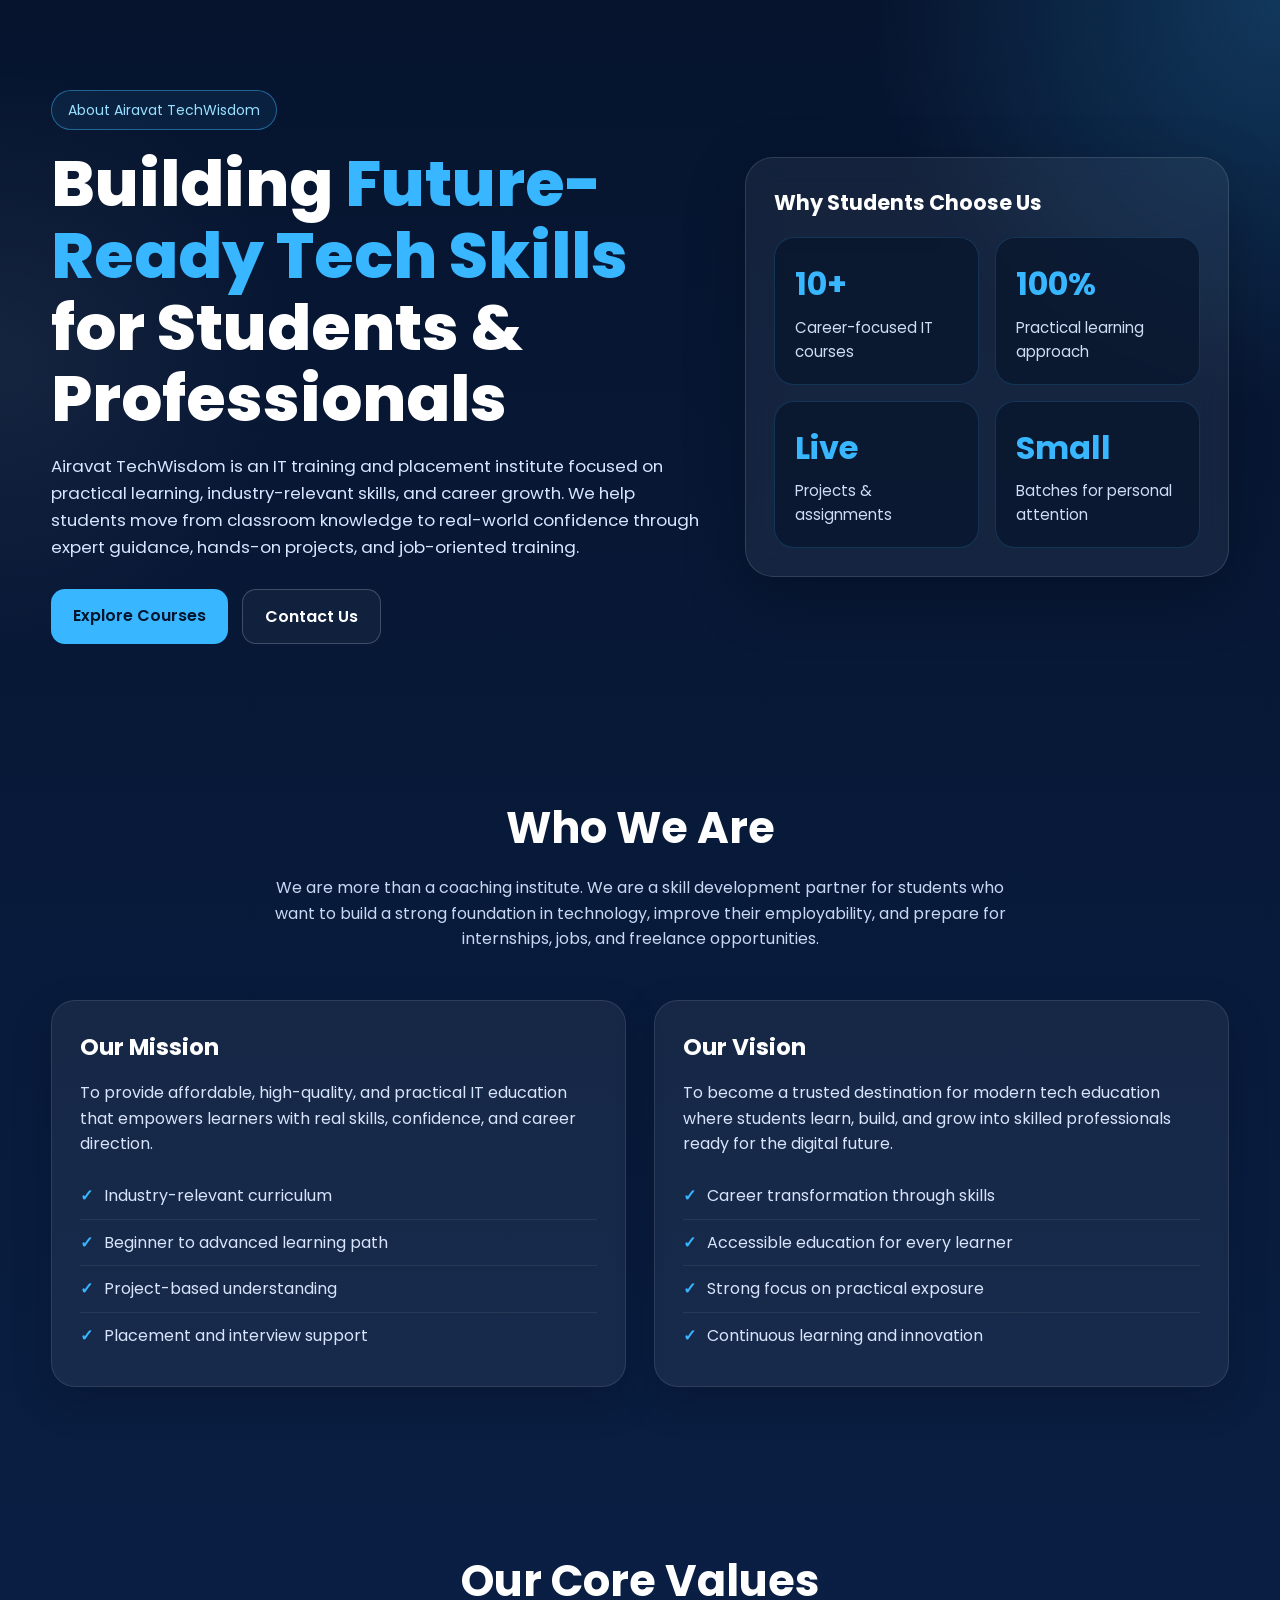
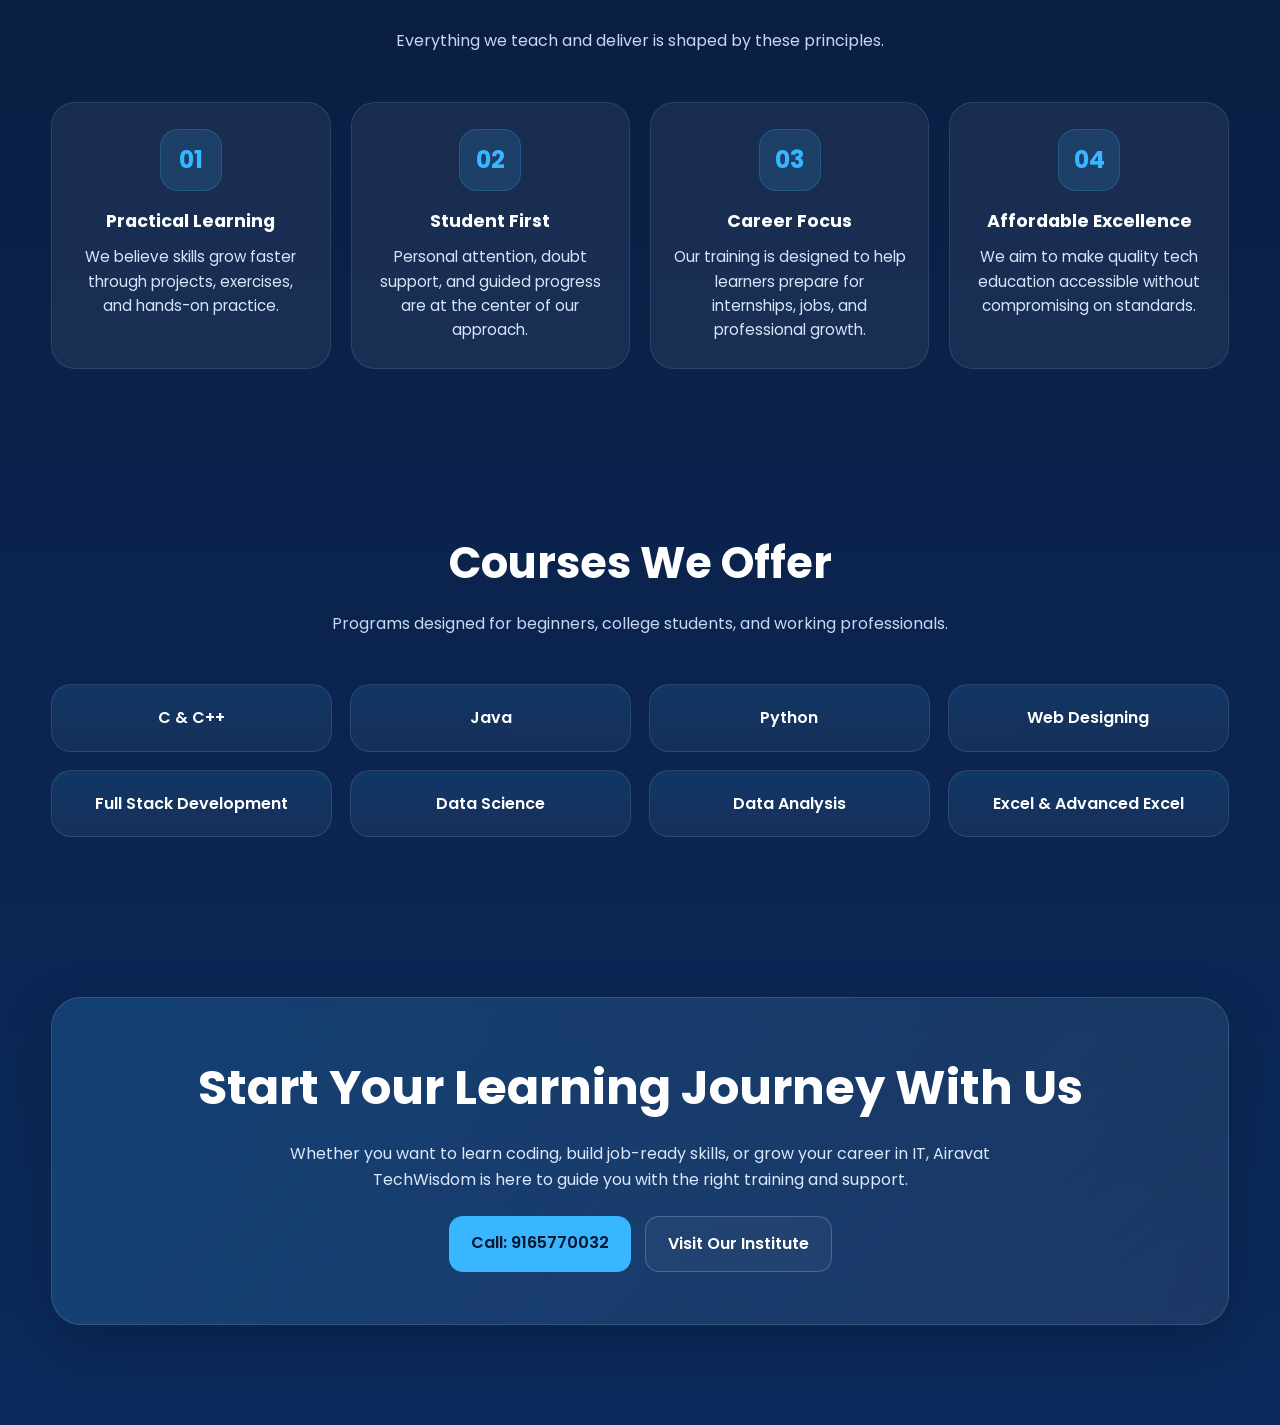
<file: about.html>
<!DOCTYPE html>
<html lang="en">
<head>
  <meta charset="UTF-8" />
  <meta name="viewport" content="width=device-width, initial-scale=1.0" />
  <title>About Us - Airavat TechWisdom</title>
  <link rel="preconnect" href="https://fonts.googleapis.com">
  <link rel="preconnect" href="https://fonts.gstatic.com" crossorigin>
  <link href="https://fonts.googleapis.com/css2?family=Poppins:wght@300;400;500;600;700;800&display=swap" rel="stylesheet">
  <style>
    *{margin:0;padding:0;box-sizing:border-box}
    body{
      font-family:'Poppins',sans-serif;
      background:linear-gradient(180deg,#06142e 0%,#0a1f44 55%,#0c2a5c 100%);
      color:#fff;
      line-height:1.6;
    }
    .container{width:min(1180px,92%);margin:auto}
    .about-page{overflow:hidden}
    .hero{
      position:relative;
      padding:90px 0 70px;
      background:
        radial-gradient(circle at top right, rgba(56,182,255,.22), transparent 28%),
        radial-gradient(circle at left center, rgba(255,255,255,.06), transparent 22%);
    }
    .hero-grid{
      display:grid;
      grid-template-columns:1.15fr .85fr;
      gap:40px;
      align-items:center;
    }
    .tag{
      display:inline-block;
      padding:8px 16px;
      border:1px solid rgba(56,182,255,.45);
      border-radius:999px;
      font-size:14px;
      color:#9adfff;
      background:rgba(56,182,255,.08);
      margin-bottom:18px;
    }
    h1{
      font-size:clamp(2.2rem,5vw,4rem);
      line-height:1.12;
      font-weight:800;
      margin-bottom:18px;
    }
    h1 span{color:#38b6ff}
    .hero p{
      font-size:1.05rem;
      color:#d8e7ff;
      max-width:650px;
      margin-bottom:28px;
    }
    .btn-wrap{display:flex;gap:14px;flex-wrap:wrap}
    .btn{
      padding:14px 22px;
      border-radius:14px;
      text-decoration:none;
      font-weight:600;
      transition:.3s ease;
      display:inline-block;
    }
    .btn-primary{background:#38b6ff;color:#04152f}
    .btn-primary:hover{transform:translateY(-3px);box-shadow:0 12px 28px rgba(56,182,255,.28)}
    .btn-outline{border:1px solid rgba(255,255,255,.2);color:#fff;background:rgba(255,255,255,.04)}
    .btn-outline:hover{background:rgba(255,255,255,.1)}

    .hero-card{
      background:rgba(255,255,255,.06);
      border:1px solid rgba(255,255,255,.12);
      border-radius:28px;
      padding:28px;
      backdrop-filter:blur(14px);
      box-shadow:0 20px 60px rgba(0,0,0,.25);
    }
    .hero-card h3{font-size:1.3rem;margin-bottom:18px;color:#fff}
    .stats{display:grid;grid-template-columns:repeat(2,1fr);gap:16px}
    .stat-box{
      background:rgba(8,20,43,.7);
      border:1px solid rgba(56,182,255,.18);
      border-radius:20px;
      padding:20px;
    }
    .stat-box h2{font-size:2rem;color:#38b6ff;margin-bottom:6px}
    .stat-box p{font-size:.94rem;color:#cfdef7;margin:0}

    .section{padding:80px 0}
    .section-title{
      text-align:center;
      margin-bottom:48px;
    }
    .section-title h2{
      font-size:clamp(1.8rem,4vw,2.7rem);
      margin-bottom:12px;
    }
    .section-title p{
      color:#c8d8f3;
      max-width:760px;
      margin:auto;
    }

    .about-grid{
      display:grid;
      grid-template-columns:1fr 1fr;
      gap:28px;
    }
    .card{
      background:rgba(255,255,255,.06);
      border:1px solid rgba(255,255,255,.10);
      border-radius:24px;
      padding:28px;
      box-shadow:0 14px 40px rgba(0,0,0,.18);
    }
    .card h3{font-size:1.45rem;margin-bottom:14px}
    .card p{color:#d7e4fb}
    .card ul{list-style:none;margin-top:16px}
    .card ul li{
      padding:10px 0 10px 24px;
      position:relative;
      color:#d7e4fb;
      border-bottom:1px solid rgba(255,255,255,.07);
    }
    .card ul li:last-child{border-bottom:none}
    .card ul li::before{
      content:'✓';
      position:absolute;
      left:0;
      color:#38b6ff;
      font-weight:700;
    }

    .values{
      display:grid;
      grid-template-columns:repeat(4,1fr);
      gap:20px;
    }
    .value-box{
      background:rgba(255,255,255,.06);
      border:1px solid rgba(255,255,255,.10);
      border-radius:24px;
      padding:26px 22px;
      text-align:center;
      transition:.3s ease;
    }
    .value-box:hover{transform:translateY(-6px);border-color:rgba(56,182,255,.4)}
    .icon{
      width:62px;height:62px;border-radius:18px;
      margin:0 auto 16px;
      display:grid;place-items:center;
      background:rgba(56,182,255,.14);
      border:1px solid rgba(56,182,255,.22);
      color:#38b6ff;font-size:1.5rem;font-weight:700;
    }
    .value-box h4{margin-bottom:10px;font-size:1.1rem}
    .value-box p{font-size:.95rem;color:#d7e4fb}

    .courses{
      display:grid;
      grid-template-columns:repeat(4,1fr);
      gap:18px;
    }
    .course-item{
      background:linear-gradient(180deg,rgba(56,182,255,.13),rgba(255,255,255,.05));
      border:1px solid rgba(255,255,255,.10);
      border-radius:20px;
      padding:20px;
      font-weight:600;
      color:#fff;
      text-align:center;
    }

    .cta{
      padding:80px 0 100px;
    }
    .cta-box{
      text-align:center;
      background:linear-gradient(135deg,rgba(56,182,255,.18),rgba(255,255,255,.07));
      border:1px solid rgba(255,255,255,.12);
      border-radius:30px;
      padding:52px 24px;
      box-shadow:0 20px 60px rgba(0,0,0,.2);
    }
    .cta-box h2{font-size:clamp(1.8rem,4vw,3rem);margin-bottom:14px}
    .cta-box p{max-width:760px;margin:0 auto 24px;color:#dbe7fa}

    @media (max-width: 992px){
      .hero-grid,.about-grid{grid-template-columns:1fr}
      .values,.courses{grid-template-columns:repeat(2,1fr)}
    }
    @media (max-width: 640px){
      .hero{padding:70px 0 50px}
      .section{padding:65px 0}
      .values,.courses,.stats{grid-template-columns:1fr}
      .btn-wrap{flex-direction:column;align-items:flex-start}
      .btn{width:100%;text-align:center}
    }
  </style>
</head>
<body>
  <div class="about-page">
    <section class="hero">
      <div class="container hero-grid">
        <div>
          <span class="tag">About Airavat TechWisdom</span>
          <h1>Building <span>Future-Ready Tech Skills</span> for Students & Professionals</h1>
          <p>
            Airavat TechWisdom is an IT training and placement institute focused on practical learning, industry-relevant skills, and career growth. We help students move from classroom knowledge to real-world confidence through expert guidance, hands-on projects, and job-oriented training.
          </p>
          <div class="btn-wrap">
            <a href="#courses" class="btn btn-primary">Explore Courses</a>
            <a href="#contact" class="btn btn-outline">Contact Us</a>
          </div>
        </div>

        <div class="hero-card">
          <h3>Why Students Choose Us</h3>
          <div class="stats">
            <div class="stat-box">
              <h2>10+</h2>
              <p>Career-focused IT courses</p>
            </div>
            <div class="stat-box">
              <h2>100%</h2>
              <p>Practical learning approach</p>
            </div>
            <div class="stat-box">
              <h2>Live</h2>
              <p>Projects & assignments</p>
            </div>
            <div class="stat-box">
              <h2>Small</h2>
              <p>Batches for personal attention</p>
            </div>
          </div>
        </div>
      </div>
    </section>

    <section class="section">
      <div class="container">
        <div class="section-title">
          <h2>Who We Are</h2>
          <p>
            We are more than a coaching institute. We are a skill development partner for students who want to build a strong foundation in technology, improve their employability, and prepare for internships, jobs, and freelance opportunities.
          </p>
        </div>

        <div class="about-grid">
          <div class="card">
            <h3>Our Mission</h3>
            <p>
              To provide affordable, high-quality, and practical IT education that empowers learners with real skills, confidence, and career direction.
            </p>
            <ul>
              <li>Industry-relevant curriculum</li>
              <li>Beginner to advanced learning path</li>
              <li>Project-based understanding</li>
              <li>Placement and interview support</li>
            </ul>
          </div>

          <div class="card">
            <h3>Our Vision</h3>
            <p>
              To become a trusted destination for modern tech education where students learn, build, and grow into skilled professionals ready for the digital future.
            </p>
            <ul>
              <li>Career transformation through skills</li>
              <li>Accessible education for every learner</li>
              <li>Strong focus on practical exposure</li>
              <li>Continuous learning and innovation</li>
            </ul>
          </div>
        </div>
      </div>
    </section>

    <section class="section">
      <div class="container">
        <div class="section-title">
          <h2>Our Core Values</h2>
          <p>Everything we teach and deliver is shaped by these principles.</p>
        </div>

        <div class="values">
          <div class="value-box">
            <div class="icon">01</div>
            <h4>Practical Learning</h4>
            <p>We believe skills grow faster through projects, exercises, and hands-on practice.</p>
          </div>
          <div class="value-box">
            <div class="icon">02</div>
            <h4>Student First</h4>
            <p>Personal attention, doubt support, and guided progress are at the center of our approach.</p>
          </div>
          <div class="value-box">
            <div class="icon">03</div>
            <h4>Career Focus</h4>
            <p>Our training is designed to help learners prepare for internships, jobs, and professional growth.</p>
          </div>
          <div class="value-box">
            <div class="icon">04</div>
            <h4>Affordable Excellence</h4>
            <p>We aim to make quality tech education accessible without compromising on standards.</p>
          </div>
        </div>
      </div>
    </section>

    <section class="section" id="courses">
      <div class="container">
        <div class="section-title">
          <h2>Courses We Offer</h2>
          <p>Programs designed for beginners, college students, and working professionals.</p>
        </div>

        <div class="courses">
          <div class="course-item">C & C++</div>
          <div class="course-item">Java</div>
          <div class="course-item">Python</div>
          <div class="course-item">Web Designing</div>
          <div class="course-item">Full Stack Development</div>
          <div class="course-item">Data Science</div>
          <div class="course-item">Data Analysis</div>
          <div class="course-item">Excel & Advanced Excel</div>
        </div>
      </div>
    </section>

    <section class="cta" id="contact">
      <div class="container">
        <div class="cta-box">
          <h2>Start Your Learning Journey With Us</h2>
          <p>
            Whether you want to learn coding, build job-ready skills, or grow your career in IT, Airavat TechWisdom is here to guide you with the right training and support.
          </p>
          <div class="btn-wrap" style="justify-content:center;">
            <a href="tel:9165770032" class="btn btn-primary">Call: 9165770032</a>
            <a href="#" class="btn btn-outline">Visit Our Institute</a>
          </div>
        </div>
      </div>
    </section>
  </div>
</body>
</html>
</file>
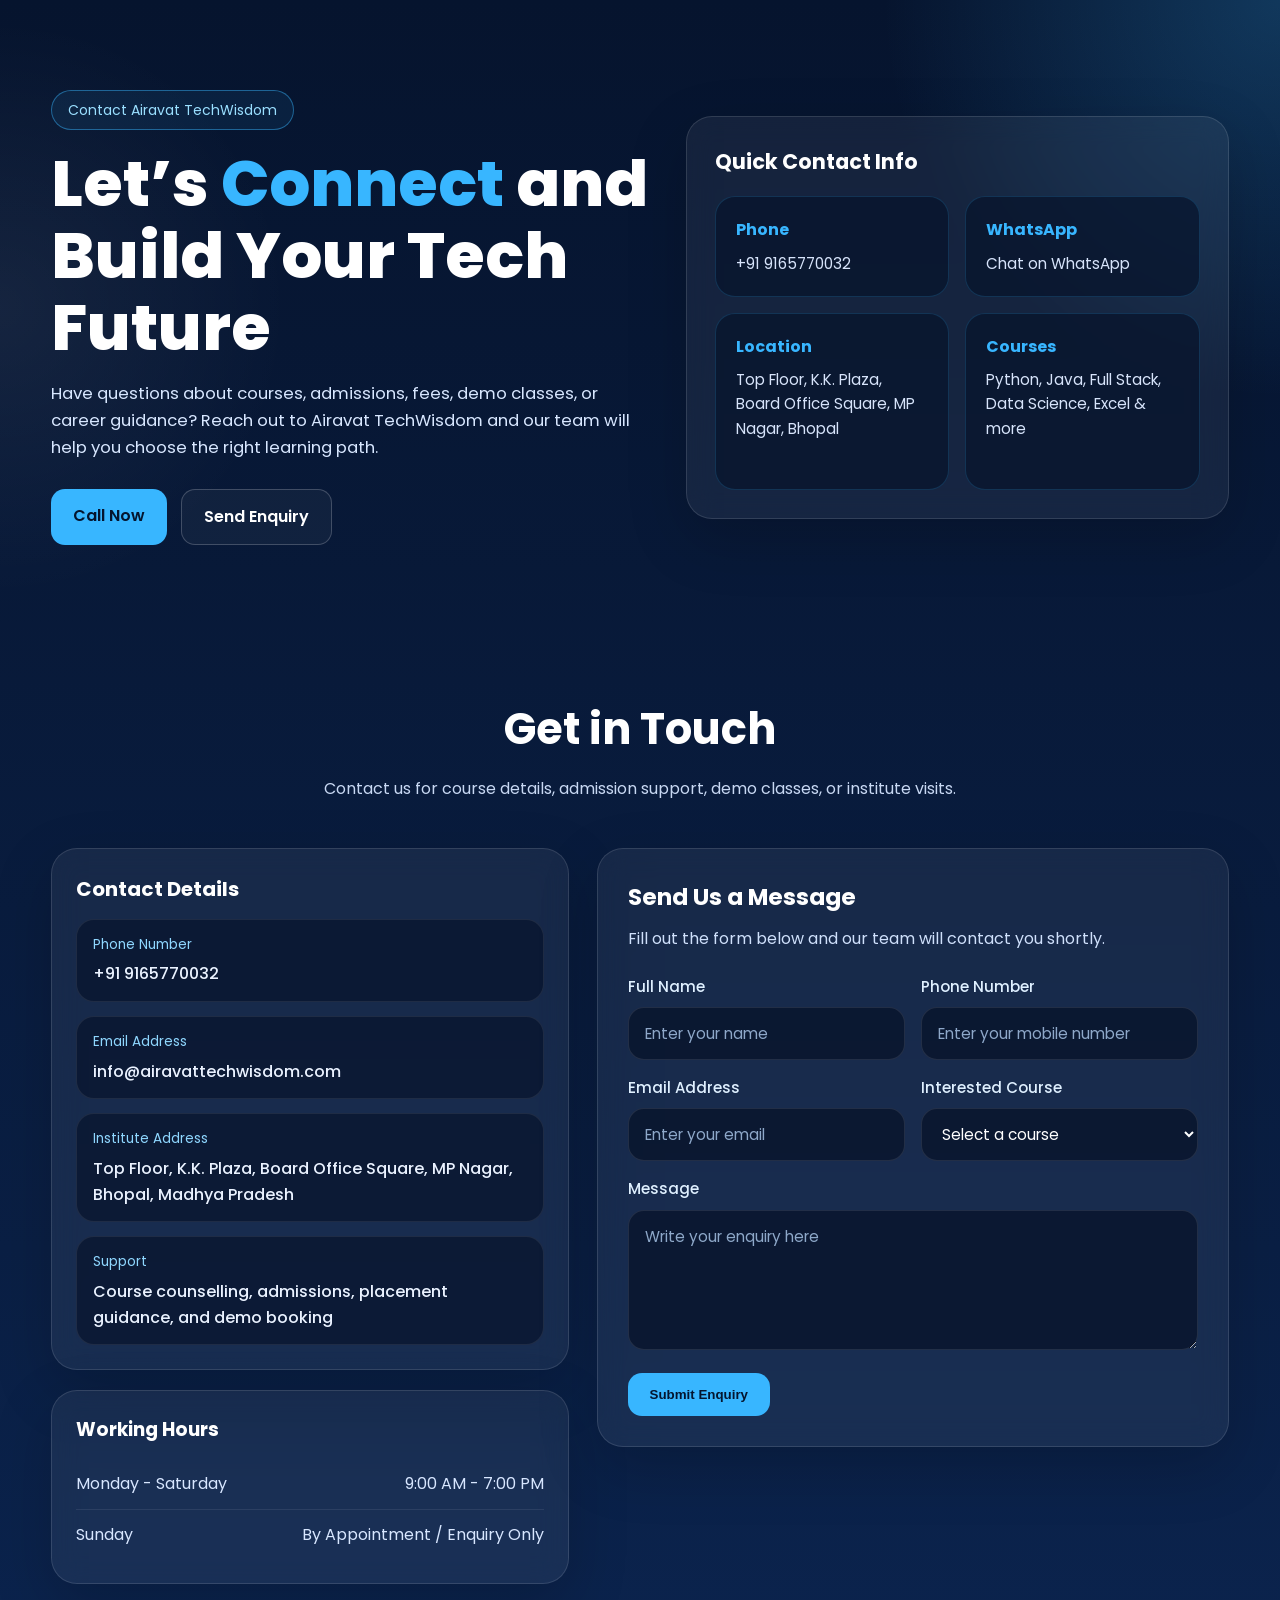
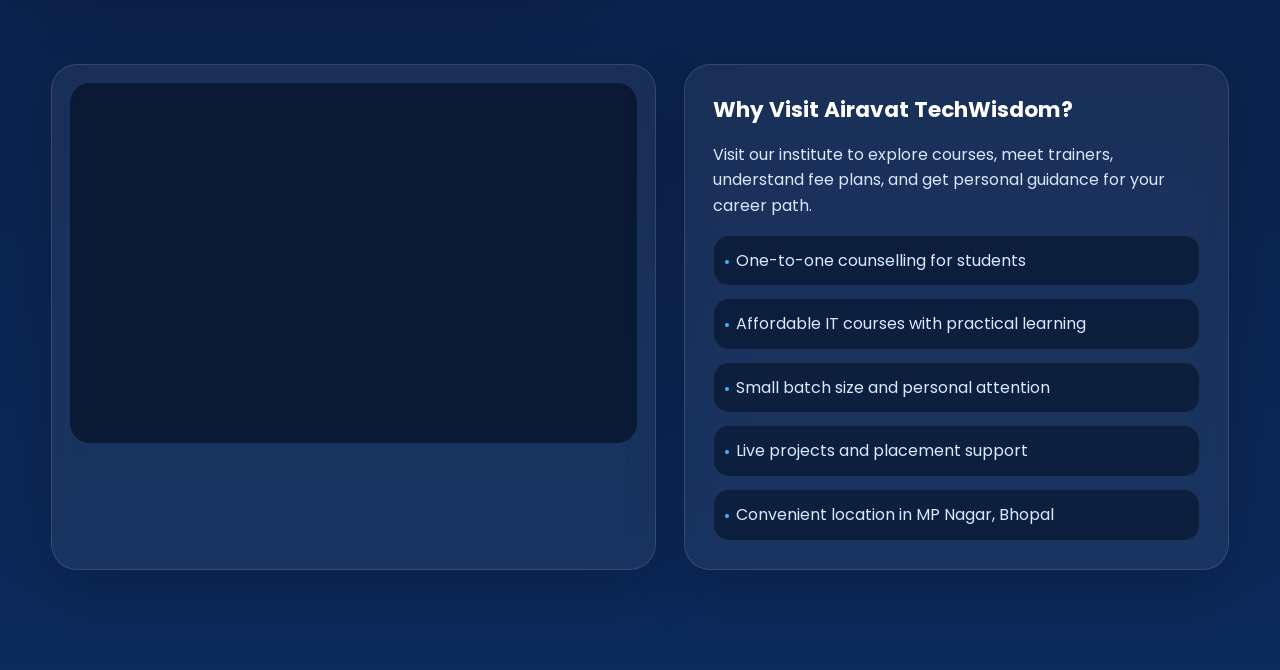
<file: Contact.html>
<!DOCTYPE html>
<html lang="en">
<head>
  <meta charset="UTF-8" />
  <meta name="viewport" content="width=device-width, initial-scale=1.0" />
  <title>Contact Us - Airavat TechWisdom</title>
  <link rel="preconnect" href="https://fonts.googleapis.com">
  <link rel="preconnect" href="https://fonts.gstatic.com" crossorigin>
  <link href="https://fonts.googleapis.com/css2?family=Poppins:wght@300;400;500;600;700;800&display=swap" rel="stylesheet">
  <style>
    *{margin:0;padding:0;box-sizing:border-box}
    body{
      font-family:'Poppins',sans-serif;
      background:linear-gradient(180deg,#06142e 0%,#0a1f44 55%,#0c2a5c 100%);
      color:#fff;
      line-height:1.6;
    }
    .container{width:min(1180px,92%);margin:auto}
    .contact-page{overflow:hidden}

    .hero{
      position:relative;
      padding:90px 0 70px;
      background:
        radial-gradient(circle at top right, rgba(56,182,255,.22), transparent 28%),
        radial-gradient(circle at left center, rgba(255,255,255,.06), transparent 22%);
    }
    .hero-grid{
      display:grid;
      grid-template-columns:1.05fr .95fr;
      gap:34px;
      align-items:center;
    }
    .tag{
      display:inline-block;
      padding:8px 16px;
      border:1px solid rgba(56,182,255,.45);
      border-radius:999px;
      font-size:14px;
      color:#9adfff;
      background:rgba(56,182,255,.08);
      margin-bottom:18px;
    }
    h1{
      font-size:clamp(2.2rem,5vw,4rem);
      line-height:1.12;
      font-weight:800;
      margin-bottom:18px;
    }
    h1 span{color:#38b6ff}
    .hero p{
      font-size:1.04rem;
      color:#d8e7ff;
      max-width:650px;
      margin-bottom:28px;
    }
    .btn-wrap{display:flex;gap:14px;flex-wrap:wrap}
    .btn{
      padding:14px 22px;
      border-radius:14px;
      text-decoration:none;
      font-weight:600;
      transition:.3s ease;
      display:inline-block;
    }
    .btn-primary{background:#38b6ff;color:#04152f}
    .btn-primary:hover{transform:translateY(-3px);box-shadow:0 12px 28px rgba(56,182,255,.28)}
    .btn-outline{border:1px solid rgba(255,255,255,.2);color:#fff;background:rgba(255,255,255,.04)}
    .btn-outline:hover{background:rgba(255,255,255,.1)}

    .hero-card,
    .card,
    .info-box,
    .form-box,
    .map-box,
    .hours-box{
      background:rgba(255,255,255,.06);
      border:1px solid rgba(255,255,255,.12);
      border-radius:26px;
      box-shadow:0 20px 60px rgba(0,0,0,.18);
      backdrop-filter:blur(14px);
    }

    .hero-card{padding:28px}
    .hero-card h3{font-size:1.3rem;margin-bottom:18px}
    .quick-grid{display:grid;grid-template-columns:1fr 1fr;gap:16px}
    .quick-item{
      background:rgba(8,20,43,.72);
      border:1px solid rgba(56,182,255,.18);
      border-radius:20px;
      padding:20px;
    }
    .quick-item h4{font-size:1rem;color:#38b6ff;margin-bottom:8px}
    .quick-item p,.quick-item a{font-size:.95rem;color:#d7e4fb;text-decoration:none}

    .section{padding:80px 0}
    .section-title{text-align:center;margin-bottom:46px}
    .section-title h2{font-size:clamp(1.8rem,4vw,2.7rem);margin-bottom:12px}
    .section-title p{color:#c8d8f3;max-width:760px;margin:auto}

    .contact-grid{
      display:grid;
      grid-template-columns:.9fr 1.1fr;
      gap:28px;
      align-items:start;
    }
    .info-stack{display:grid;gap:20px}
    .info-box{padding:24px}
    .info-box h3{font-size:1.25rem;margin-bottom:14px}
    .info-list{display:grid;gap:14px}
    .info-line{
      padding:14px 16px;
      border-radius:18px;
      background:rgba(8,20,43,.68);
      border:1px solid rgba(255,255,255,.08);
    }
    .label{display:block;font-size:.85rem;color:#8fd7ff;margin-bottom:6px}
    .value,.value a{color:#eaf2ff;text-decoration:none;font-weight:500}

    .hours-box{padding:24px}
    .hours-box h3{margin-bottom:14px}
    .hours-row{
      display:flex;
      justify-content:space-between;
      gap:20px;
      padding:12px 0;
      border-bottom:1px solid rgba(255,255,255,.08);
      color:#d8e7ff;
    }
    .hours-row:last-child{border-bottom:none}

    .form-box{padding:30px}
    .form-box h3{font-size:1.45rem;margin-bottom:10px}
    .form-box p{color:#cfe0fb;margin-bottom:24px}
    .form-grid{display:grid;grid-template-columns:1fr 1fr;gap:16px}
    .full{grid-column:1 / -1}
    .field label{
      display:block;
      margin-bottom:8px;
      color:#dff0ff;
      font-size:.94rem;
      font-weight:500;
    }
    .field input,
    .field select,
    .field textarea{
      width:100%;
      border:none;
      outline:none;
      padding:14px 16px;
      border-radius:16px;
      background:rgba(8,20,43,.78);
      border:1px solid rgba(255,255,255,.10);
      color:#fff;
      font-family:inherit;
      font-size:.96rem;
    }
    .field textarea{min-height:140px;resize:vertical}
    .field input::placeholder,
    .field textarea::placeholder{color:#8ea8c9}

    .map-section{padding:0 0 100px}
    .map-grid{display:grid;grid-template-columns:1fr .9fr;gap:28px}
    .map-box{padding:18px}
    .map-frame{
      width:100%;
      min-height:360px;
      border:none;
      border-radius:20px;
      background:rgba(8,20,43,.8);
    }
    .card{padding:28px}
    .card h3{font-size:1.35rem;margin-bottom:14px}
    .card p{color:#d8e7ff;margin-bottom:16px}
    .highlight-list{list-style:none;display:grid;gap:12px}
    .highlight-list li{
      padding:12px 14px 12px 22px;
      position:relative;
      background:rgba(8,20,43,.62);
      border:1px solid rgba(255,255,255,.08);
      border-radius:16px;
      color:#dbe8ff;
    }
    .highlight-list li::before{
      content:'•';
      position:absolute;
      left:10px;
      color:#38b6ff;
      font-size:1.1rem;
    }

    @media (max-width: 992px){
      .hero-grid,.contact-grid,.map-grid{grid-template-columns:1fr}
      .quick-grid,.form-grid{grid-template-columns:1fr}
    }
    @media (max-width: 640px){
      .hero{padding:70px 0 50px}
      .section{padding:65px 0}
      .btn-wrap{flex-direction:column;align-items:flex-start}
      .btn{width:100%;text-align:center}
      .hours-row{flex-direction:column;gap:4px}
    }
  </style>
</head>
<body>
  <div class="contact-page">
    <section class="hero">
      <div class="container hero-grid">
        <div>
          <span class="tag">Contact Airavat TechWisdom</span>
          <h1>Let’s <span>Connect</span> and Build Your Tech Future</h1>
          <p>
            Have questions about courses, admissions, fees, demo classes, or career guidance? Reach out to Airavat TechWisdom and our team will help you choose the right learning path.
          </p>
          <div class="btn-wrap">
            <a href="tel:9165770032" class="btn btn-primary">Call Now</a>
            <a href="#contact-form" class="btn btn-outline">Send Enquiry</a>
          </div>
        </div>

        <div class="hero-card">
          <h3>Quick Contact Info</h3>
          <div class="quick-grid">
            <div class="quick-item">
              <h4>Phone</h4>
              <a href="tel:9165770032">+91 9165770032</a>
            </div>
            <div class="quick-item">
              <h4>WhatsApp</h4>
              <a href="https://wa.me/919165770032">Chat on WhatsApp</a>
            </div>
            <div class="quick-item">
              <h4>Location</h4>
              <p>Top Floor, K.K. Plaza, Board Office Square, MP Nagar, Bhopal</p>
            </div>
            <div class="quick-item">
              <h4>Courses</h4>
              <p>Python, Java, Full Stack, Data Science, Excel & more</p>
            </div>
          </div>
        </div>
      </div>
    </section>

    <section class="section">
      <div class="container">
        <div class="section-title">
          <h2>Get in Touch</h2>
          <p>Contact us for course details, admission support, demo classes, or institute visits.</p>
        </div>

        <div class="contact-grid">
          <div class="info-stack">
            <div class="info-box">
              <h3>Contact Details</h3>
              <div class="info-list">
                <div class="info-line">
                  <span class="label">Phone Number</span>
                  <div class="value"><a href="tel:9165770032">+91 9165770032</a></div>
                </div>
                <div class="info-line">
                  <span class="label">Email Address</span>
                  <div class="value"><a href="mailto:info@airavattechwisdom.com">info@airavattechwisdom.com</a></div>
                </div>
                <div class="info-line">
                  <span class="label">Institute Address</span>
                  <div class="value">Top Floor, K.K. Plaza, Board Office Square, MP Nagar, Bhopal, Madhya Pradesh</div>
                </div>
                <div class="info-line">
                  <span class="label">Support</span>
                  <div class="value">Course counselling, admissions, placement guidance, and demo booking</div>
                </div>
              </div>
            </div>

            <div class="hours-box">
              <h3>Working Hours</h3>
              <div class="hours-row"><span>Monday - Saturday</span><span>9:00 AM - 7:00 PM</span></div>
              <div class="hours-row"><span>Sunday</span><span>By Appointment / Enquiry Only</span></div>
            </div>
          </div>

          <div class="form-box" id="contact-form">
            <h3>Send Us a Message</h3>
            <p>Fill out the form below and our team will contact you shortly.</p>
            <form>
              <div class="form-grid">
                <div class="field">
                  <label for="name">Full Name</label>
                  <input type="text" id="name" name="name" placeholder="Enter your name" />
                </div>
                <div class="field">
                  <label for="phone">Phone Number</label>
                  <input type="tel" id="phone" name="phone" placeholder="Enter your mobile number" />
                </div>
                <div class="field">
                  <label for="email">Email Address</label>
                  <input type="email" id="email" name="email" placeholder="Enter your email" />
                </div>
                <div class="field">
                  <label for="course">Interested Course</label>
                  <select id="course" name="course">
                    <option>Select a course</option>
                    <option>C & C++</option>
                    <option>Java</option>
                    <option>Python</option>
                    <option>Web Designing</option>
                    <option>Full Stack Development</option>
                    <option>Data Science</option>
                    <option>Data Analysis</option>
                    <option>Excel / Advanced Excel</option>
                  </select>
                </div>
                <div class="field full">
                  <label for="message">Message</label>
                  <textarea id="message" name="message" placeholder="Write your enquiry here"></textarea>
                </div>
                <div class="field full">
                  <button type="submit" class="btn btn-primary" style="border:none;cursor:pointer;">Submit Enquiry</button>
                </div>
              </div>
            </form>
          </div>
        </div>
      </div>
    </section>

    <section class="map-section">
      <div class="container map-grid">
        <div class="map-box">
          <iframe
            class="map-frame"
            src="https://www.google.com/maps?q=K.K.%20Plaza%20Board%20Office%20Square%20MP%20Nagar%20Bhopal&output=embed"
            loading="lazy"
            referrerpolicy="no-referrer-when-downgrade"
            title="Airavat TechWisdom Location Map"></iframe>
        </div>

        <div class="card">
          <h3>Why Visit Airavat TechWisdom?</h3>
          <p>
            Visit our institute to explore courses, meet trainers, understand fee plans, and get personal guidance for your career path.
          </p>
          <ul class="highlight-list">
            <li>One-to-one counselling for students</li>
            <li>Affordable IT courses with practical learning</li>
            <li>Small batch size and personal attention</li>
            <li>Live projects and placement support</li>
            <li>Convenient location in MP Nagar, Bhopal</li>
          </ul>
        </div>
      </div>
    </section>
  </div>
</body>
</html>
</file>
